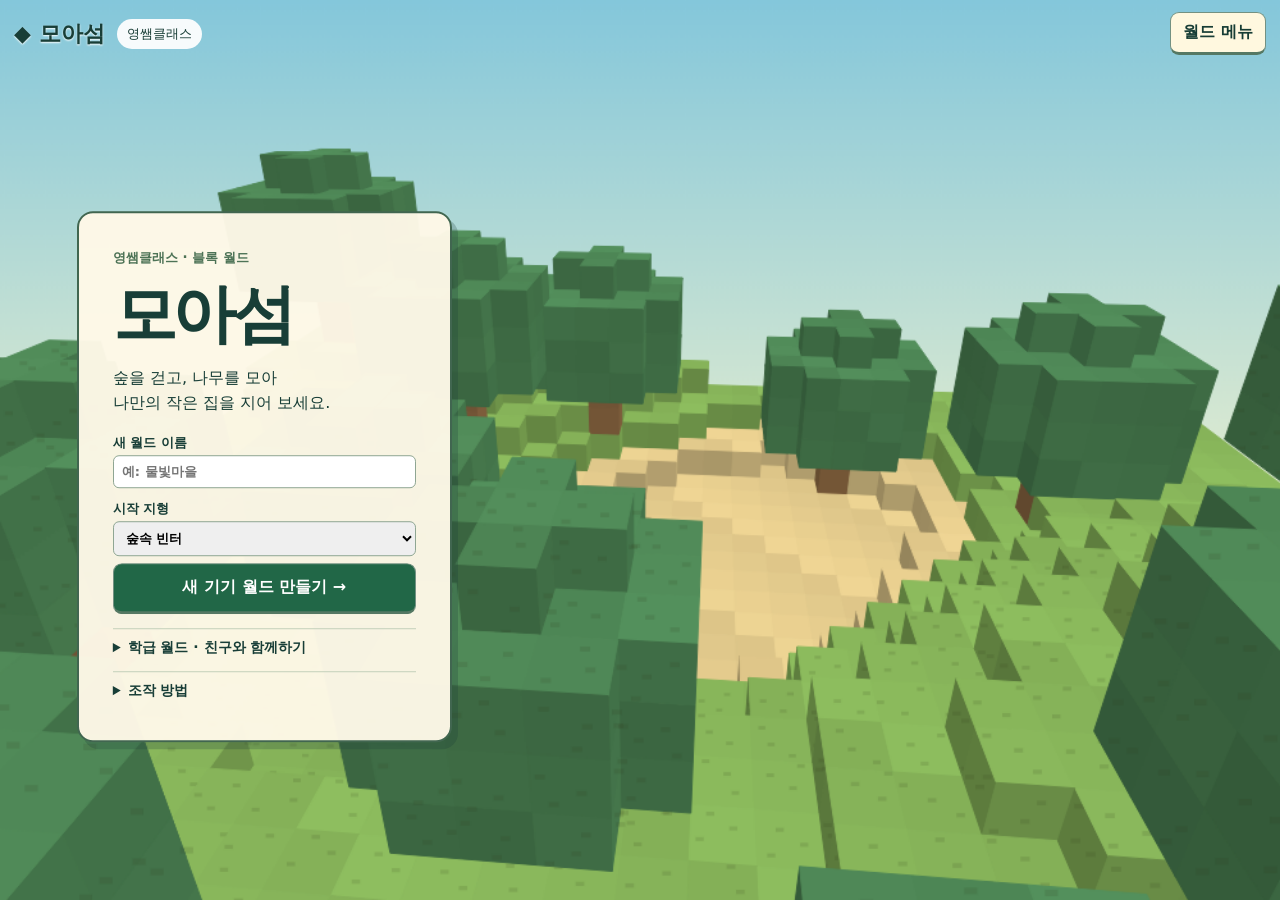
<file: index.html>
<!doctype html><html lang="ko"><meta charset="utf-8"><meta name="viewport" content="width=device-width,initial-scale=1,viewport-fit=cover"><meta name="theme-color" content="#193d36"><title>모아섬 · 영쌤클래스</title><link rel="stylesheet" href="style.css?v=04">
<canvas id="view" aria-label="3D 블록 숲"></canvas>
<header><b>◆ 모아섬</b><span id="status">영쌤클래스</span><button id="cardbutton" hidden>건축 카드</button><button id="menu">월드 메뉴</button></header>
<main id="panel"><small>영쌤클래스 · 블록 월드</small><h1>모아섬</h1><p>숲을 걷고, 나무를 모아<br>나만의 작은 집을 지어 보세요.</p><div id="resume"><label>저장한 월드<select id="saved"></select></label><button id="solo" class="primary">이어서 놀기 →</button></div>
<label>새 월드 이름<input id="worldname" maxlength="24" placeholder="예: 물빛마을"></label><label>시작 지형<select id="biome"><option value="forest">숲속 빈터</option><option value="island">바닷가 작은 섬</option><option value="canyon">바위 협곡</option></select></label><button id="newworld" class="primary">새 기기 월드 만들기 →</button>
<details><summary>학급 월드 · 친구와 함께하기</summary><div id="online"></div></details><details><summary>조작 방법</summary><p>시점 버튼으로 3인칭과 1인칭을 전환하세요. 왼쪽 패드로 이동하고 화면을 끌어 둘러보세요. 중앙 십자선을 가까운 블록에 맞춘 뒤 캐기 또는 놓기를 누르세요. 나무 1개로 판자 4개를 만듭니다.</p><p>키보드 W A S D 이동 · 방향키 시점 · 스페이스 점프 · Q 캐기 · E 놓기</p></details><output id="msg"></output></main>
<section id="hud" hidden><button id="perspective" title="1인칭과 3인칭 전환">시점 · 3인칭</button><i id="aim">＋</i><div id="pad" aria-label="이동 패드"><b>✥</b></div><div id="actions"><button id="signbutton" hidden>표지판 문구</button><button id="jump">↑ 점프</button><button id="mine">⛏ 캐기</button><button id="place">＋ 놓기</button></div><div id="belt"></div><aside id="tip" aria-live="polite"></aside></section>
<script src="config.js"></script><script src="terrain.js"></script><script src="biomes.js"></script><script src="recipes.js"></script><script src="workshop.js"></script><script src="perspective.js"></script><script src="game.js?v=04"></script><script src="online.js"></script><dialog id="craftdlg"><small>건축 재료</small><h2>작업대</h2><div id="recipes"></div><button id="craftclose">닫기</button></dialog><dialog id="card"><small>선택 건축 카드</small><h2 id="cardname"></h2><p id="cardbody"></p><button id="cardclose">월드로 돌아가기</button></dialog>
<dialog id="signdlg"><label>새로 놓을 표지판의 문구<input id="signinput" maxlength="24"></label><button id="signconfirm">문구 적용</button></dialog><script>attachWorkshop()</script></html>
</file>
<file: style.css>
*{box-sizing:border-box}body{margin:0;font:16px system-ui,sans-serif;color:#183e37;background:#a9d9e8;overflow:hidden}canvas{position:fixed;inset:0;width:100%;height:100%;touch-action:none}header{position:fixed;inset:12px 14px auto;display:flex;align-items:center;gap:12px;text-shadow:0 1px 2px #fff}header b{font-size:22px}header span{font-size:13px;background:#fffe;padding:6px 10px;border-radius:15px}header button{margin-left:auto}button,summary{font:inherit;font-weight:700;cursor:pointer;touch-action:manipulation}button{background:#fff8df;color:#173d35;border:1px solid #739182;border-bottom:3px solid #557863;border-radius:9px;padding:9px 12px}button:active{transform:translateY(1px)}main{position:fixed;left:6vw;top:50%;transform:translateY(-45%);background:#fff9e9f5;padding:clamp(16px,3vw,34px);border-radius:16px;border:2px solid #416650;box-shadow:6px 7px #193d363d;width:min(375px,88vw);max-height:76dvh;overflow:auto}small{color:#4d7356;font-weight:750}h1{font-size:clamp(38px,7vw,64px);letter-spacing:-.07em;margin:4px 0}p{line-height:1.55;margin:8px 0 18px}.primary{background:#216747;color:white;width:100%;padding:13px}details{margin-top:14px;border-top:1px solid #c3d0bb;padding-top:10px}summary{font-size:14px}details p,output,#online{display:block;font-size:14px;line-height:1.5}output{color:#963618;margin-top:6px}input,select{width:100%;font:inherit;padding:8px;margin:3px 0;border:1px solid #8fa693;border-radius:6px}#online button{margin:3px}#aim,#pad,#actions,#belt,#tip{position:fixed}#aim{left:50%;top:50%;transform:translate(-50%,-50%);font:24px monospace;color:white;text-shadow:0 0 3px black;pointer-events:none}#pad{bottom:82px;left:14px;width:94px;height:94px;border:2px solid #fff9;border-radius:50%;background:#193d366e;display:grid;place-items:center;touch-action:none;color:white}#pad b{font-size:32px;pointer-events:none}#actions{bottom:83px;right:12px;display:grid;grid-template-columns:repeat(2,auto);gap:4px}#jump{grid-column:span 2}#belt{bottom:max(8px,env(safe-area-inset-bottom));left:50%;transform:translateX(-50%);display:flex;background:#193d36cf;border-radius:10px;padding:4px;gap:3px;max-width:99vw}#belt button{min-width:0;padding:4px;font-size:12px;white-space:nowrap}#belt i{display:block;width:15px;height:15px;margin:auto;border:2px outset #fff7}#belt .selected{outline:3px solid #ffce49}#tip{top:65px;left:50%;transform:translateX(-50%);border-radius:12px;background:#123c33dd;color:white;padding:5px 12px;font-size:13px;white-space:nowrap}#tip:empty{display:none}[hidden]{display:none!important}@media(max-height:450px){main{top:55%;max-height:78dvh}#pad{width:76px;height:76px;bottom:26px}#actions{bottom:25px}#belt{max-width:55vw}}
main label,dialog label{display:block;font-size:13px;font-weight:700;margin:9px 0 4px}#belt{overflow-x:auto;justify-content:start;width:max-content;max-width:96vw}#belt button{flex:none}#cardbutton{margin-left:auto}#cardbutton:not([hidden])+button{margin-left:0}dialog{border:2px solid #416650;border-radius:15px;background:#fff8e6;color:#193d36;width:min(340px,90vw);padding:22px}dialog::backdrop{background:#17372d77}#signbutton{grid-column:span 2}header span{overflow:hidden;text-overflow:ellipsis;white-space:nowrap;min-width:0}header button{flex:none}#resume{margin-bottom:12px}#resume[hidden]{display:none}
#recipes{display:grid;gap:6px;margin-bottom:12px}button:disabled{opacity:.55}

#perspective{position:fixed;top:62px;right:14px;font-size:13px;background:#fff8dfed}

/* A held finger on the play surface stays available for movement and looking. */
#view, #hud, #hud *, header, header * {
  -webkit-touch-callout: none;
  -webkit-user-select: none;
  user-select: none;
}
</file>
